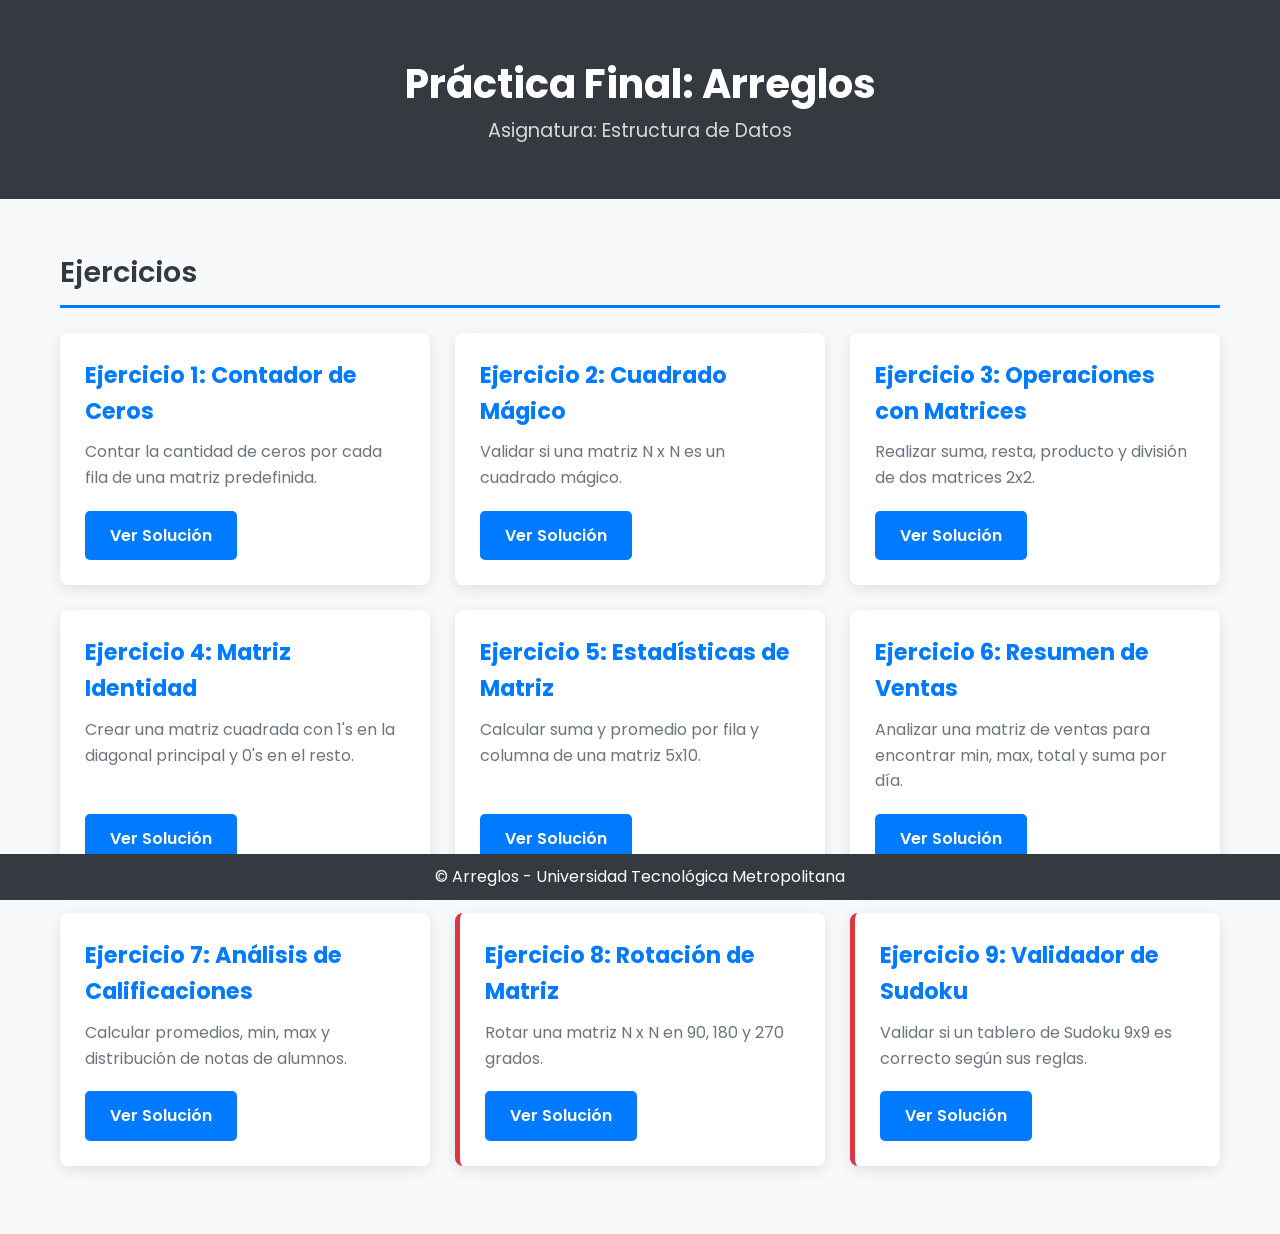
<file: index.html>
<!DOCTYPE html>
<html lang="es">
<head>
    <meta charset="UTF-8">
    <meta name="viewport" content="width=device-width, initial-scale=1.0">
    <title>Proyecto Final - Estructura de Datos</title>
    <link rel="stylesheet" href="styles/style.css">
    <link href="https://fonts.googleapis.com/css2?family=Poppins:wght@400;600;700&display=swap" rel="stylesheet">
</head>
<body>

    <header class="main-header">
        <div class="container">
            <h1>Práctica Final: Arreglos</h1>
            <p class="subtitle">Asignatura: Estructura de Datos</p>
        </div>
    </header>

    <main class="container">
        <section class="team-section">
            <h2>Ejercicios</h2>
            <div class="exercise-grid">
                <div class="card">
                    <h3>Ejercicio 1: Contador de Ceros</h3>
                    <p>Contar la cantidad de ceros por cada fila de una matriz predefinida.</p>
                    <a href="pages/ejercicio1.html" class="btn">Ver Solución</a>
                </div>
                <div class="card">
                    <h3>Ejercicio 2: Cuadrado Mágico</h3>
                    <p>Validar si una matriz N x N es un cuadrado mágico.</p>
                    <a href="pages/ejercicio2.html" class="btn">Ver Solución</a>
                </div>
                <div class="card">
                    <h3>Ejercicio 3: Operaciones con Matrices</h3>
                    <p>Realizar suma, resta, producto y división de dos matrices 2x2.</p>
                    <a href="pages/ejercicio3.html" class="btn">Ver Solución</a>
                </div>
                <div class="card">
                    <h3>Ejercicio 4: Matriz Identidad</h3>
                    <p>Crear una matriz cuadrada con 1's en la diagonal principal y 0's en el resto.</p>
                    <a href="pages/ejercicio4.html" class="btn">Ver Solución</a>
                </div>
                <div class="card">
                    <h3>Ejercicio 5: Estadísticas de Matriz</h3>
                    <p>Calcular suma y promedio por fila y columna de una matriz 5x10.</p>
                    <a href="pages/ejercicio5.html" class="btn">Ver Solución</a>
                </div>
                <div class="card">
                    <h3>Ejercicio 6: Resumen de Ventas</h3>
                    <p>Analizar una matriz de ventas para encontrar min, max, total y suma por día.</p>
                    <a href="pages/ejercicio6.html" class="btn">Ver Solución</a>
                </div>
                <div class="card">
                    <h3>Ejercicio 7: Análisis de Calificaciones</h3>
                    <p>Calcular promedios, min, max y distribución de notas de alumnos.</p>
                    <a href="pages/ejercicio7.html" class="btn">Ver Solución</a>
                </div>
                <div class="card card-hard">
                    <h3>Ejercicio 8: Rotación de Matriz</h3>
                    <p>Rotar una matriz N x N en 90, 180 y 270 grados.</p>
                    <a href="pages/ejercicio8.html" class="btn">Ver Solución</a>
                </div>
                <div class="card card-hard">
                    <h3>Ejercicio 9: Validador de Sudoku</h3>
                    <p>Validar si un tablero de Sudoku 9x9 es correcto según sus reglas.</p>
                    <a href="pages/ejercicio9.html" class="btn">Ver Solución</a>
                </div>
            </div>
        </section>
    </main>

    <footer class="main-footer">
        <p>&copy; Arreglos - Universidad Tecnológica Metropolitana</p>
    </footer>

</body>
</html>
</file>
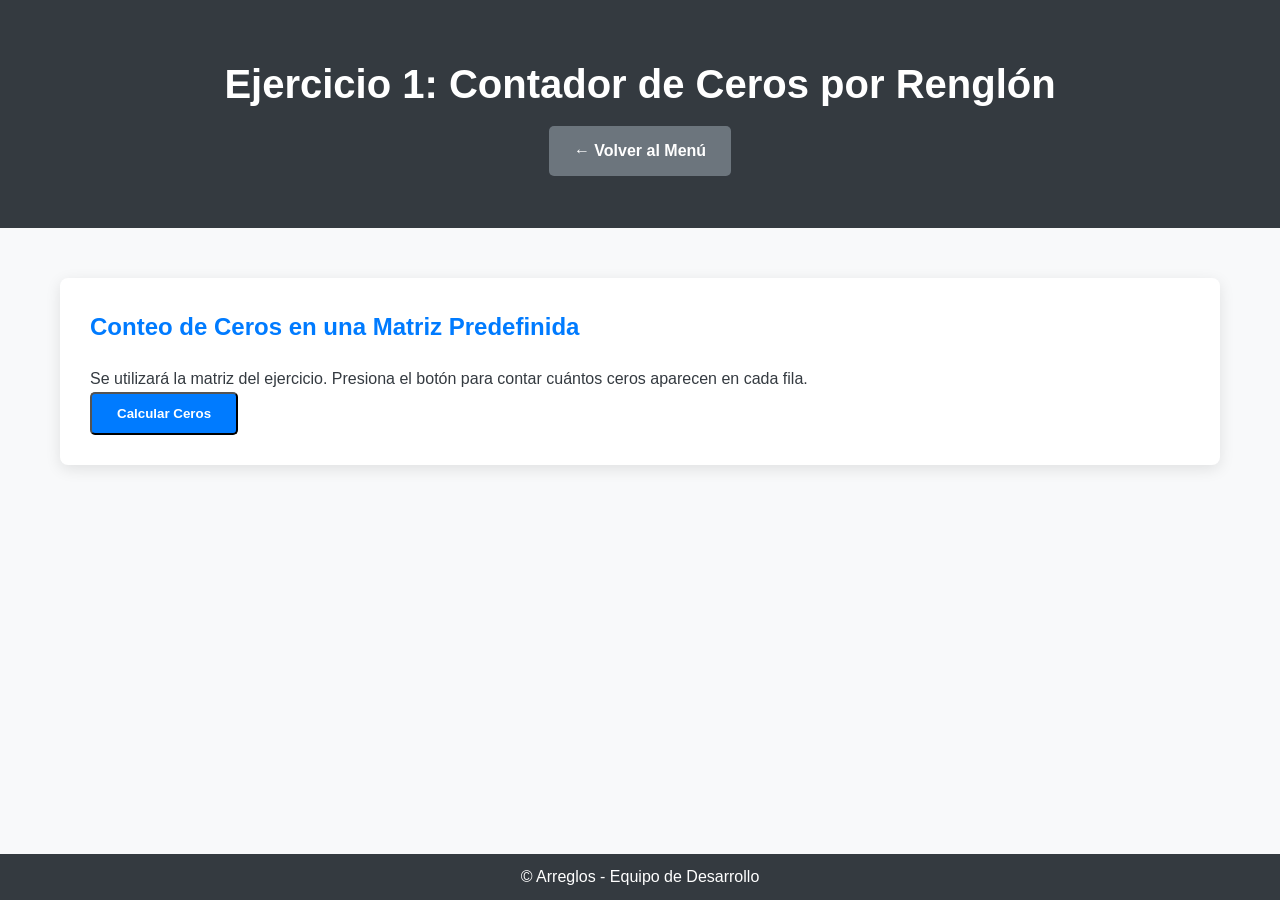
<file: pages/ejercicio1.html>
<!DOCTYPE html>
<html lang="es">
<head>
    <meta charset="UTF-8">
    <meta name="viewport" content="width=device-width, initial-scale=1.0">
    <title>Ejercicio 1 - Contador de Ceros</title>
    <link rel="stylesheet" href="../styles/style.css">
</head>
<body>
    <header class="main-header">
        <div class="container">
            <h1>Ejercicio 1: Contador de Ceros por Renglón</h1>
            <a href="../index.html" class="btn" style="background-color: var(--secondary-color); margin-top: 10px;">&larr; Volver al Menú</a>
        </div>
    </header>

    <main class="container">
        <div class="dashboard">
            <h2>Conteo de Ceros en una Matriz Predefinida</h2>
            <p>Se utilizará la matriz del ejercicio. Presiona el botón para contar cuántos ceros aparecen en cada fila.</p>
            
            <button id="countZerosBtn" class="btn">Calcular Ceros</button>
            
            <div id="resultArea" class="results-area" style="display: none;">
                <h3>Matriz Original:</h3>
                <pre id="matrixOutput"></pre>
                
                <h3 style="margin-top: 20px;">Resultados del Conteo:</h3>
                <ul id="resultsList"></ul>
            </div>
        </div>
    </main>

    <footer class="main-footer">
        <p>&copy; Arreglos - Equipo de Desarrollo</p>
    </footer>
    <script src="../scripts/ejercicio1.js" defer></script>
</body>
</html>
</file>
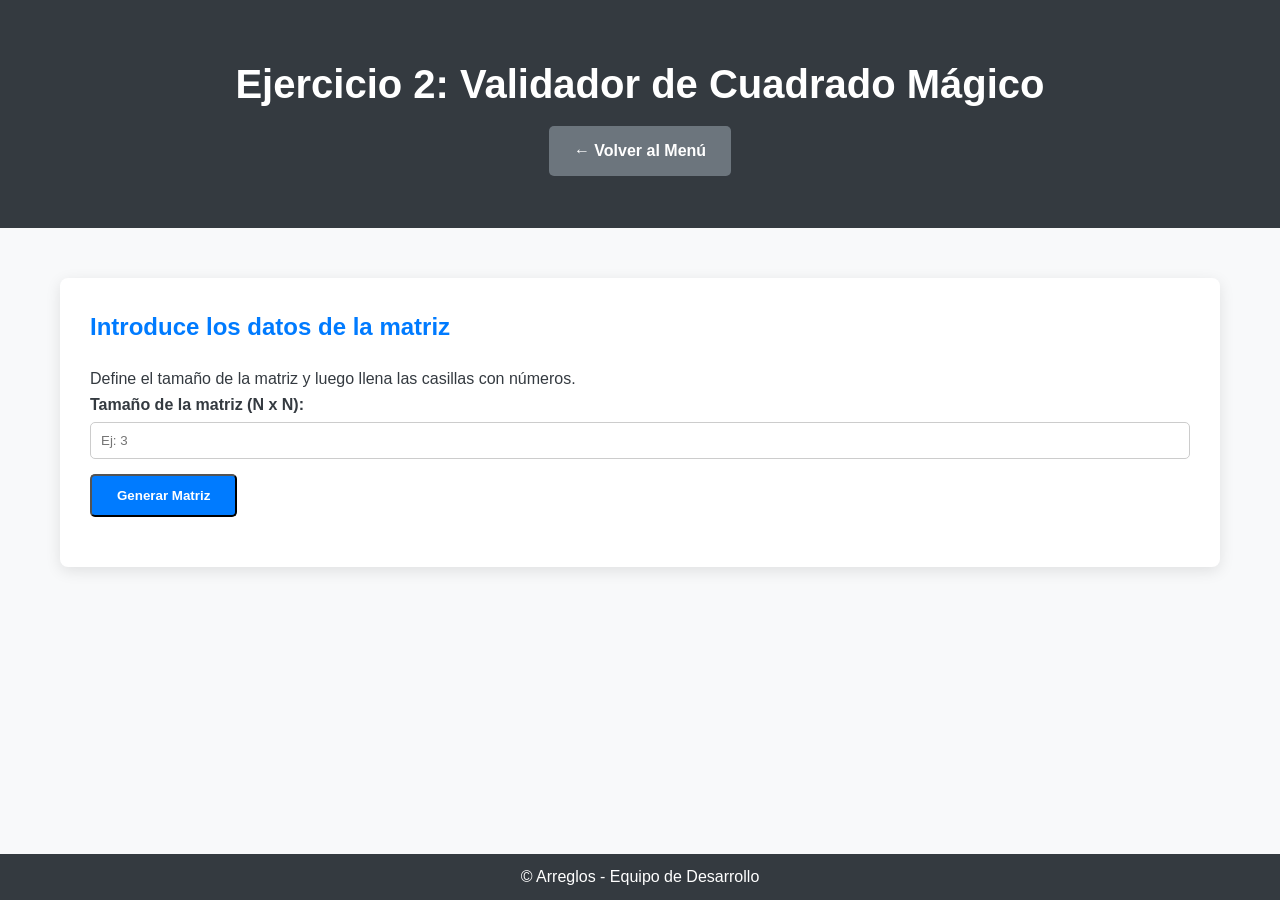
<file: pages/ejercicio2.html>
<!DOCTYPE html>
<html lang="es">
<head>
    <meta charset="UTF-8">
    <meta name="viewport" content="width=device-width, initial-scale=1.0">
    <title>Ejercicio 2 - Cuadrado Mágico</title>
    <!-- Ruta corregida a la hoja de estilos global -->
    <link rel="stylesheet" href="../styles/style.css">
    <style>
        /* Estilos específicos para este dashboard */
        #matrixGrid {
            display: grid;
            gap: 10px;
            margin-top: 20px;
            justify-content: center; /* Centra el grid */
        }
        #matrixGrid input {
            width: 60px;
            height: 60px;
            text-align: center;
            font-size: 1.2rem;
            font-weight: bold;
        }
    </style>
</head>
<body>

    <header class="main-header">
        <div class="container">
            <h1>Ejercicio 2: Validador de Cuadrado Mágico</h1>
            <!-- Ruta corregida para volver al menú principal -->
            <a href="../index.html" class="btn" style="background-color: var(--secondary-color); margin-top: 10px;">&larr; Volver al Menú</a>
        </div>
    </header>

    <main class="container">
        <div class="dashboard">
            <h2>Introduce los datos de la matriz</h2>
            <p>Define el tamaño de la matriz y luego llena las casillas con números.</p>
            
            <div class="form-group">
                <label for="matrixSize">Tamaño de la matriz (N x N):</label>
                <input type="number" id="matrixSize" placeholder="Ej: 3" min="2" class="form-control">
            </div>
            <button id="generateGridBtn" class="btn">Generar Matriz</button>
            
            <!-- El grid de la matriz se generará dinámicamente aquí -->
            <div id="matrixGrid"></div>

            <!-- Contenedor para el botón de validación, se muestra después de generar el grid -->
            <div id="actionContainer" style="display: none; margin-top: 20px;">
                <button id="validateBtn" class="btn">Validar Cuadrado Mágico</button>
            </div>
            
            <!-- Área para mostrar el resultado -->
            <div id="resultArea" class="results-area" style="display: none;">
                <h3>Resultado:</h3>
                <p id="resultText"></p>
            </div>
        </div>
    </main>

    <footer class="main-footer">
        <p>&copy; Arreglos - Equipo de Desarrollo</p>
    </footer>

    <!-- Ruta corregida al script de lógica, con 'defer' para mejor rendimiento -->
    <script src="../scripts/ejercicio2.js" defer></script>
</body>
</html>
</file>
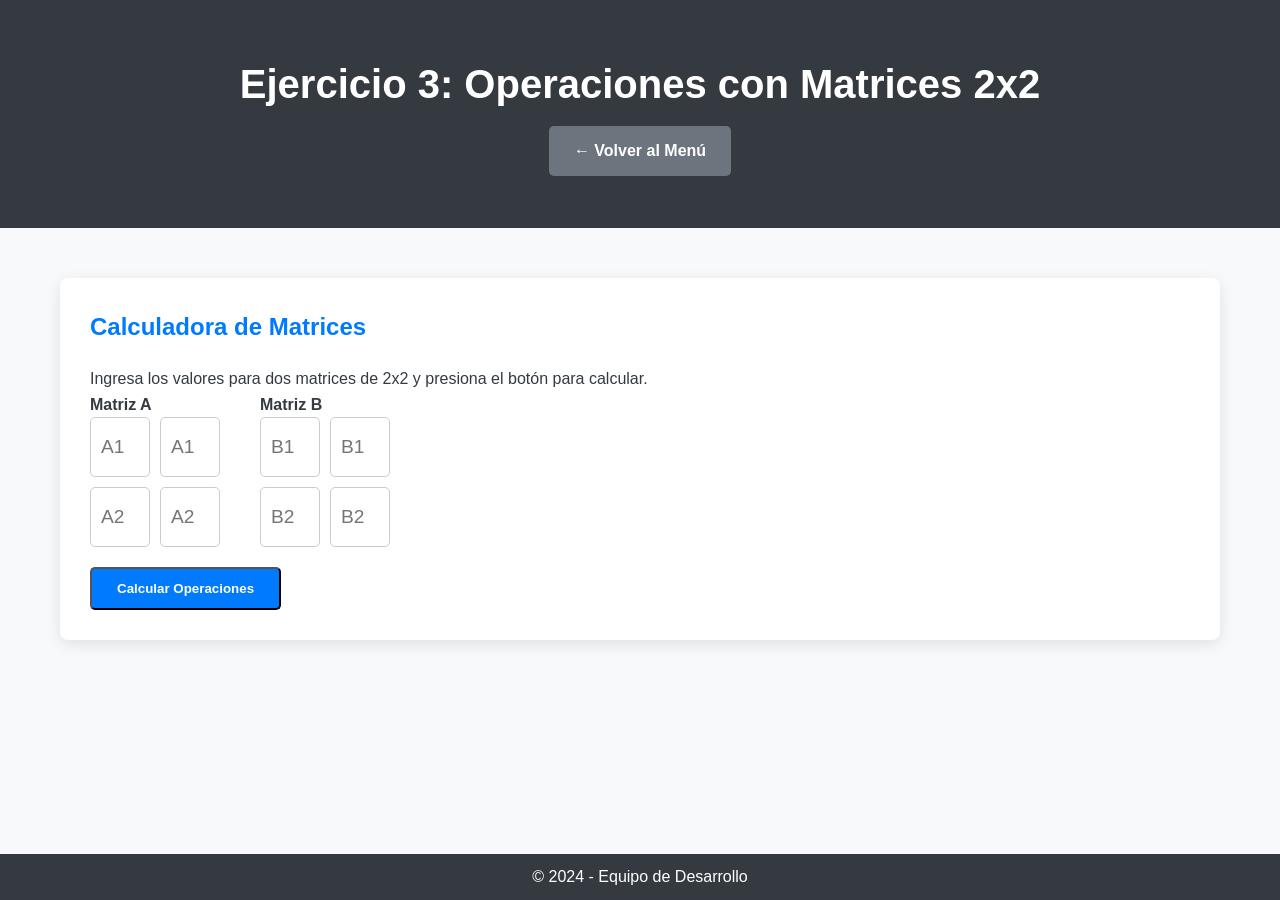
<file: pages/ejercicio3.html>
<!DOCTYPE html>
<html lang="es">
<head>
    <meta charset="UTF-8">
    <meta name="viewport" content="width=device-width, initial-scale=1.0">
    <title>Ejercicio 3 - Operaciones con Matrices</title>
    <link rel="stylesheet" href="../styles/style.css">
    <style>
        .matrices-container {
            display: flex;
            gap: 40px;
            margin-bottom: 20px;
            flex-wrap: wrap;
        }
        .matrix-input-grid {
            display: grid;
            grid-template-columns: repeat(2, 60px);
            gap: 10px;
        }
        .matrix-input-grid input {
            width: 60px;
            height: 60px;
            text-align: center;
            font-size: 1.2rem;
        }
        .results-grid {
            display: grid;
            grid-template-columns: repeat(auto-fit, minmax(200px, 1fr));
            gap: 20px;
        }
    </style>
</head>
<body>
    <header class="main-header">
        <div class="container">
            <h1>Ejercicio 3: Operaciones con Matrices 2x2</h1>
            <a href="../index.html" class="btn" style="background-color: var(--secondary-color); margin-top: 10px;">&larr; Volver al Menú</a>
        </div>
    </header>

    <main class="container">
        <div class="dashboard">
            <h2>Calculadora de Matrices</h2>
            <p>Ingresa los valores para dos matrices de 2x2 y presiona el botón para calcular.</p>
            
            <div class="matrices-container">
                <div>
                    <h4>Matriz A</h4>
                    <div id="matrixA_inputs" class="matrix-input-grid">
                        <!-- VALIDACIÓN: El número debe ser 1 o mayor -->
                        <input type="number" placeholder="A11" min="1"> <input type="number" placeholder="A12" min="1">
                        <input type="number" placeholder="A21" min="1"> <input type="number" placeholder="A22" min="1">
                    </div>
                </div>
                <div>
                    <h4>Matriz B</h4>
                    <div id="matrixB_inputs" class="matrix-input-grid">
                        <!-- VALIDACIÓN: El número debe ser 1 o mayor -->
                        <input type="number" placeholder="B11" min="1"> <input type="number" placeholder="B12" min="1">
                        <input type="number" placeholder="B21" min="1"> <input type="number" placeholder="B22" min="1">
                    </div>
                </div>
            </div>
            
            <button id="calculateOpsBtn" class="btn">Calcular Operaciones</button>

            <div id="resultArea" class="results-area" style="display: none;">
                <h3>Resultados de las Operaciones:</h3>
                <div class="results-grid">
                    <div><h4>Suma:</h4><pre id="sumResult"></pre></div>
                    <div><h4>Resta (A - B):</h4><pre id="subtractionResult"></pre></div>
                    <div><h4>Producto:</h4><pre id="productResult"></pre></div>
                    <div><h4>División (A / B):</h4><pre id="divisionResult"></pre></div>
                </div>
            </div>
        </div>
    </main>

    <footer class="main-footer">
        <p>&copy; 2024 - Equipo de Desarrollo</p>
    </footer>
    <script src="../scripts/ejercicio3.js" defer></script>
</body>
</html>
</file>
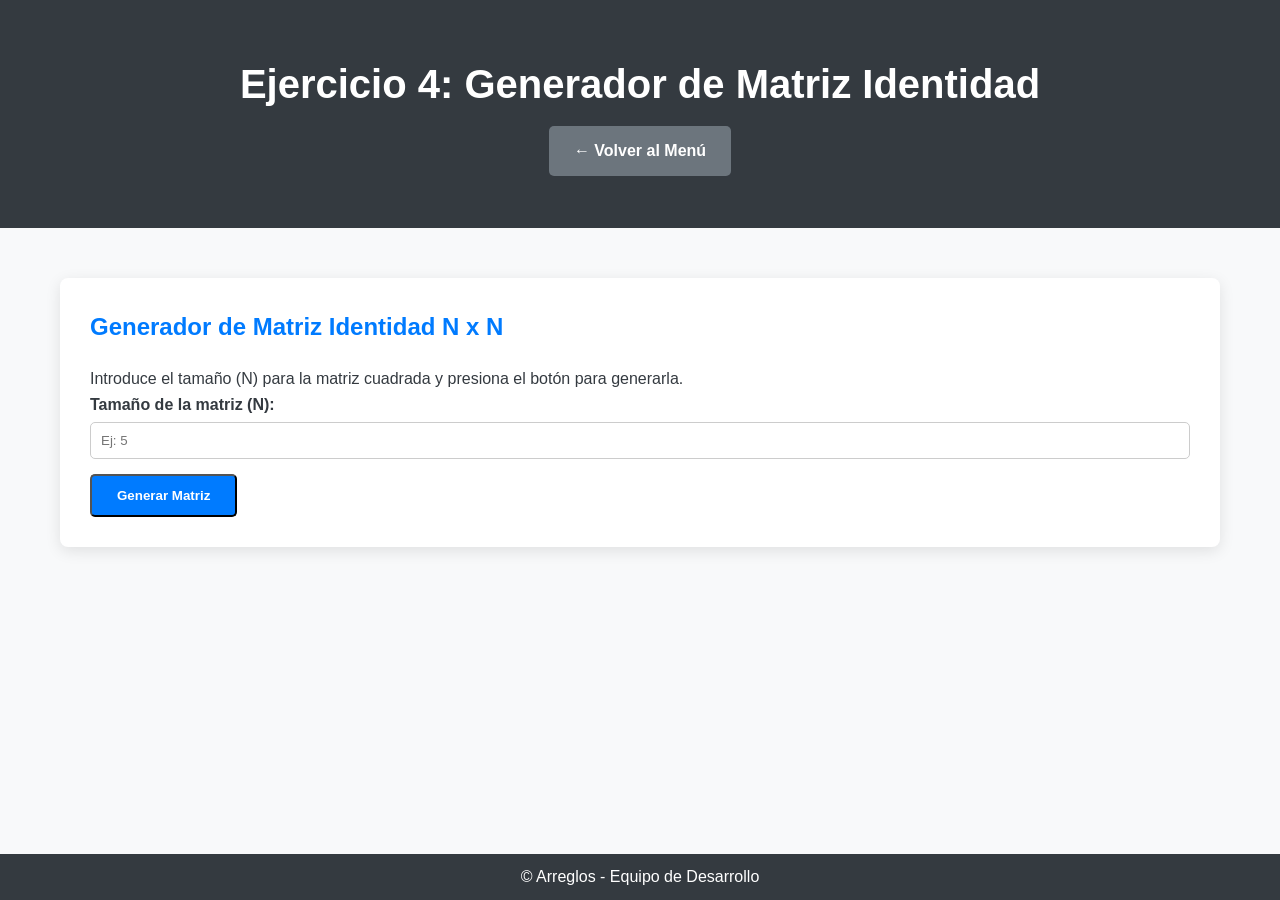
<file: pages/ejercicio4.html>
<!DOCTYPE html>
<html lang="es">
<head>
    <meta charset="UTF-8">
    <meta name="viewport" content="width=device-width, initial-scale=1.0">
    <title>Ejercicio 4 - Matriz Identidad</title>
    <link rel="stylesheet" href="../styles/style.css">
</head>
<body>
    <header class="main-header">
        <div class="container">
            <h1>Ejercicio 4: Generador de Matriz Identidad</h1>
            <a href="../index.html" class="btn" style="background-color: var(--secondary-color); margin-top: 10px;">&larr; Volver al Menú</a>
        </div>
    </header>

    <main class="container">
        <div class="dashboard">
            <h2>Generador de Matriz Identidad N x N</h2>
            <p>Introduce el tamaño (N) para la matriz cuadrada y presiona el botón para generarla.</p>
            
            <div class="form-group">
                <label for="identityMatrixSize">Tamaño de la matriz (N):</label>
                <input type="number" id="identityMatrixSize" placeholder="Ej: 5" min="1" max="20">
            </div>
            
            <button id="generateIdentityBtn" class="btn">Generar Matriz</button>
            
            <div id="resultArea" class="results-area" style="display: none;">
                <h3>Matriz Identidad Generada:</h3>
                <pre id="identityMatrixOutput"></pre>
            </div>
        </div>
    </main>

    <footer class="main-footer">
        <p>&copy; Arreglos - Equipo de Desarrollo</p>
    </footer>
    <script src="../scripts/ejercicio4.js" defer></script>
</body>
</html>
</file>
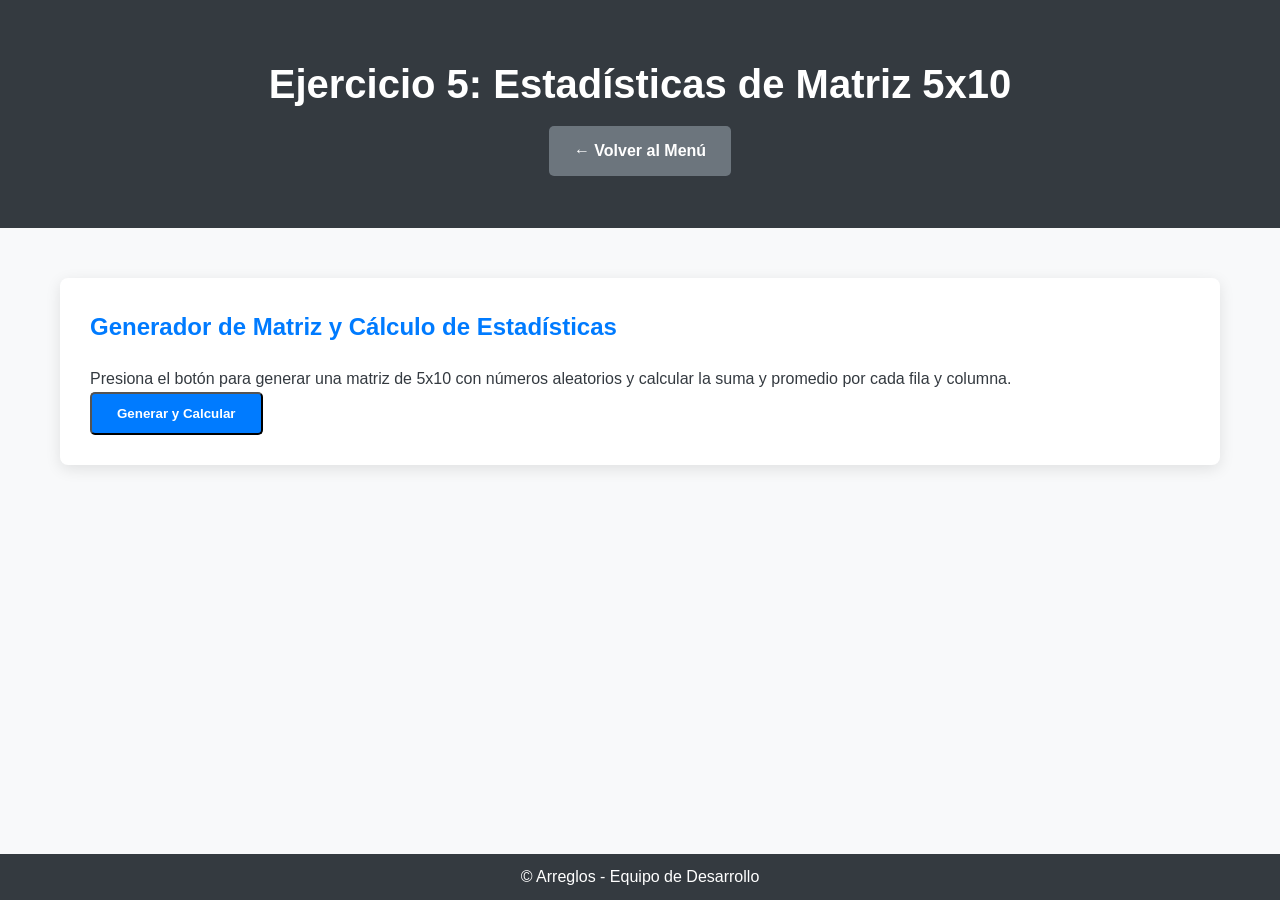
<file: pages/ejercicio5.html>
<!DOCTYPE html>
<html lang="es">
<head>
    <meta charset="UTF-8">
    <meta name="viewport" content="width=device-width, initial-scale=1.0">
    <title>Ejercicio 5 - Estadísticas de Matriz</title>
    <link rel="stylesheet" href="../styles/style.css">
    <style>
        .results-grid {
            display: flex;
            align-items: flex-start;
            gap: 20px;
            margin-top: 20px;
            flex-wrap: wrap;
        }
        .matrix-container {
            flex-grow: 1;
        }
        .side-arrays {
            display: flex;
            gap: 15px;
        }
        .bottom-arrays pre {
            margin-top: 10px;
        }
    </style>
</head>
<body>
    <header class="main-header">
        <div class="container">
            <h1>Ejercicio 5: Estadísticas de Matriz 5x10</h1>
            <a href="../index.html" class="btn" style="background-color: var(--secondary-color); margin-top: 10px;">&larr; Volver al Menú</a>
        </div>
    </header>

    <main class="container">
        <div class="dashboard">
            <h2>Generador de Matriz y Cálculo de Estadísticas</h2>
            <p>Presiona el botón para generar una matriz de 5x10 con números aleatorios y calcular la suma y promedio por cada fila y columna.</p>
            
            <button id="calculateBtn" class="btn">Generar y Calcular</button>
            
            <div id="resultArea" class="results-area" style="display: none;">
                <h3>Resultados:</h3>
                <div class="results-grid">
                    <div class="matrix-container">
                        <h4>Matriz Generada:</h4>
                        <pre id="matrixOutput"></pre>
                    </div>
                    <div class="side-arrays">
                        <div>
                            <h4>Suma Fila (A)</h4>
                            <pre id="arrayAOutput"></pre>
                        </div>
                        <div>
                            <h4>Prom Fila (B)</h4>
                            <pre id="arrayBOutput"></pre>
                        </div>
                    </div>
                </div>
                <div class="bottom-arrays">
                    <h4>Suma Columna (C):</h4>
                    <pre id="arrayCOutput"></pre>
                    <h4>Promedio Columna (D):</h4>
                    <pre id="arrayDOutput"></pre>
                </div>
            </div>
        </div>
    </main>

    <footer class="main-footer">
        <p>&copy; Arreglos - Equipo de Desarrollo</p>
    </footer>
    <script src="../scripts/ejercicio5.js" defer></script>
</body>
</html>
</file>
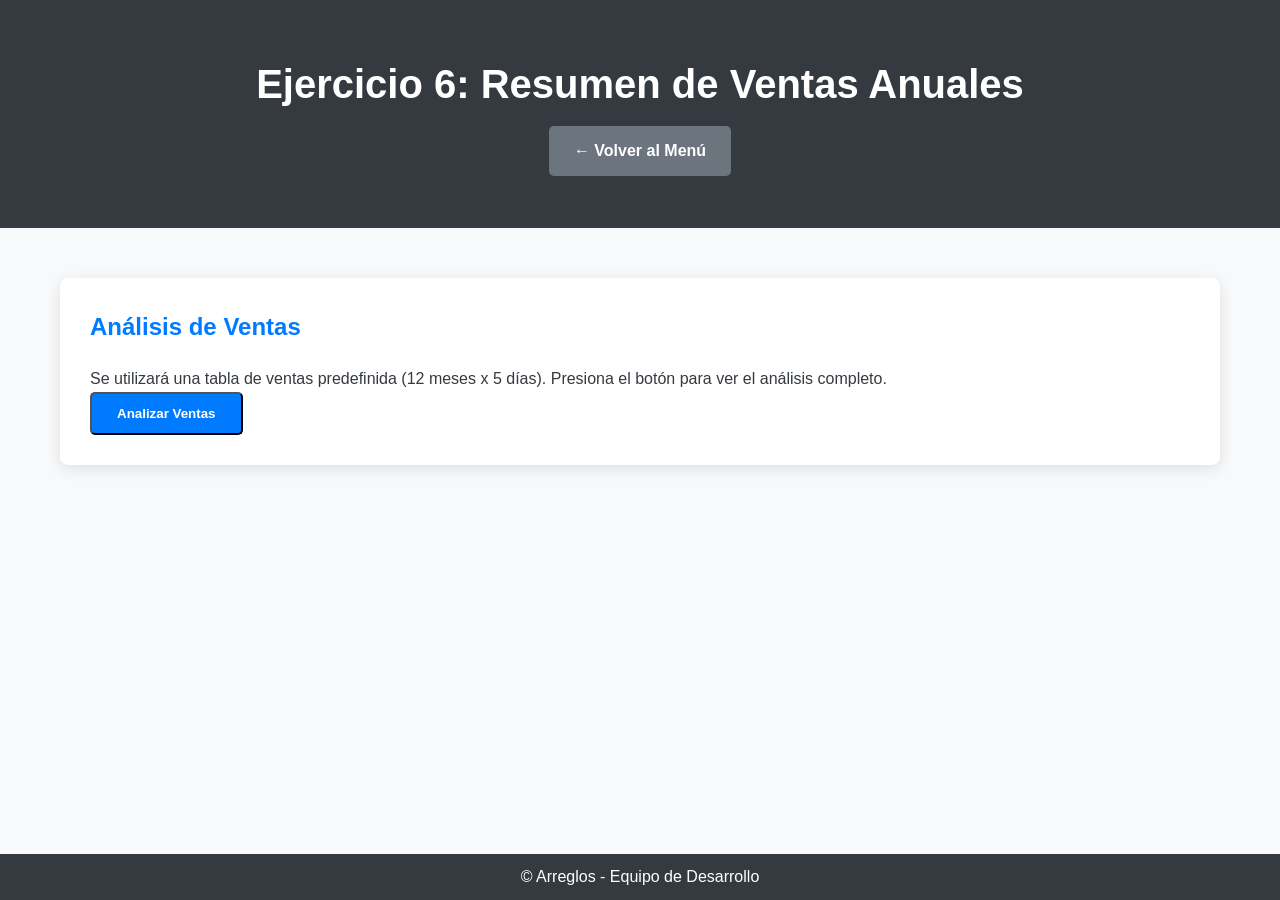
<file: pages/ejercicio6.html>
<!DOCTYPE html>
<html lang="es">
<head>
    <meta charset="UTF-8">
    <meta name="viewport" content="width=device-width, initial-scale=1.0">
    <title>Ejercicio 6 - Resumen de Ventas</title>
    <link rel="stylesheet" href="../styles/style.css">
    <style>
        .analysis-item {
            font-size: 1.1rem;
            margin-bottom: 10px;
        }
        .analysis-item strong {
            color: var(--primary-color);
        }
    </style>
</head>
<body>
    <header class="main-header">
        <div class="container">
            <h1>Ejercicio 6: Resumen de Ventas Anuales</h1>
            <a href="../index.html" class="btn" style="background-color: var(--secondary-color); margin-top: 10px;">&larr; Volver al Menú</a>
        </div>
    </header>

    <main class="container">
        <div class="dashboard">
            <h2>Análisis de Ventas</h2>
            <p>Se utilizará una tabla de ventas predefinida (12 meses x 5 días). Presiona el botón para ver el análisis completo.</p>
            
            <button id="analyzeSalesBtn" class="btn">Analizar Ventas</button>
            
            <div id="resultArea" class="results-area" style="display: none;">
                <h3>Tabla de Ventas (Meses vs Días):</h3>
                <pre id="salesMatrixOutput"></pre>
                
                <h3 style="margin-top: 20px;">Análisis de Resultados:</h3>
                <div id="analysisResults">
                    <p class="analysis-item" id="minSaleResult"></p>
                    <p class="analysis-item" id="maxSaleResult"></p>
                    <p class="analysis-item" id="totalSaleResult"></p>
                    
                    <h4>Ventas Totales por Día de la Semana:</h4>
                    <ul id="dailySalesList"></ul>
                </div>
            </div>
        </div>
    </main>

    <footer class="main-footer">
        <p>&copy; Arreglos - Equipo de Desarrollo</p>
    </footer>
    <script src="../scripts/ejercicio6.js" defer></script>
</body>
</html>
</file>
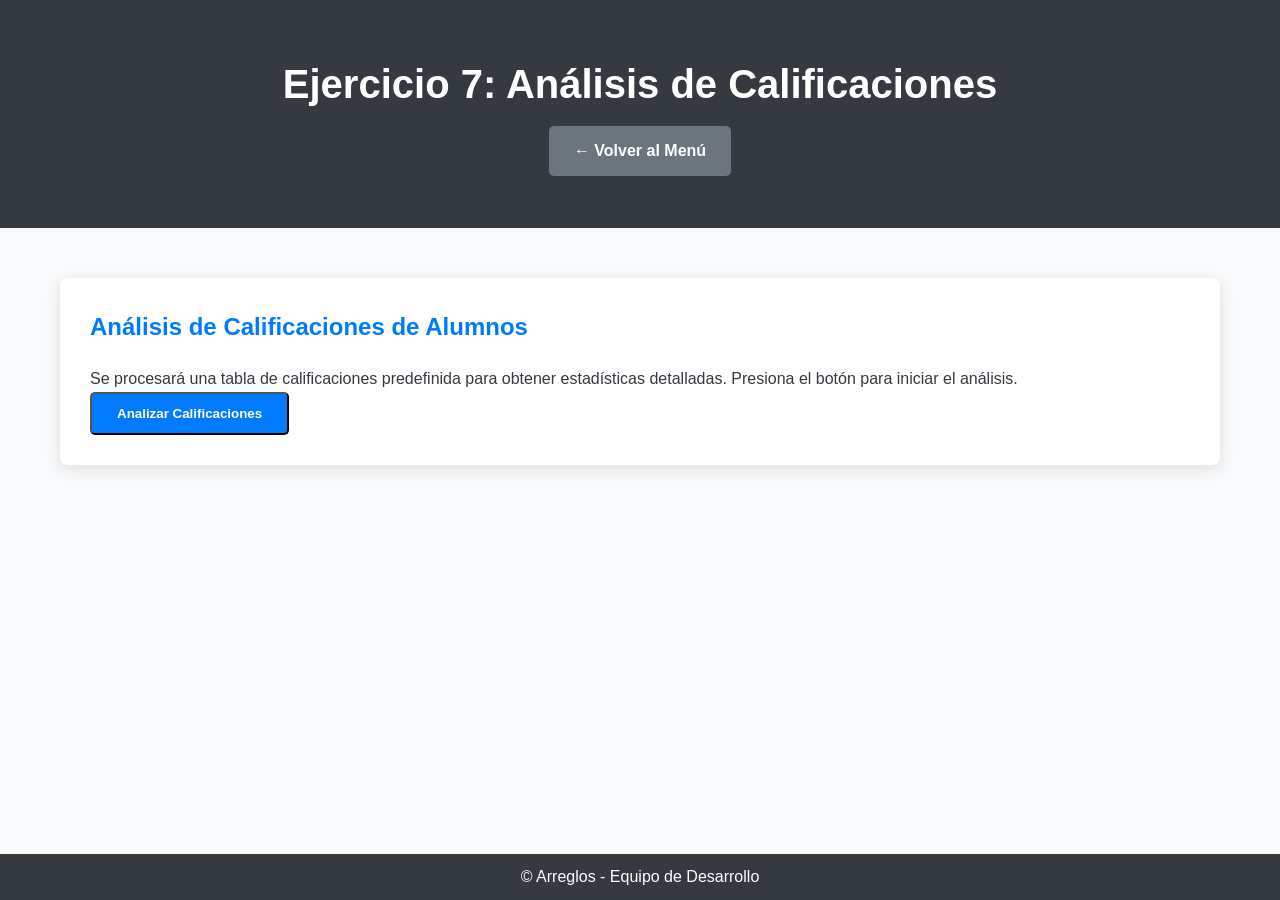
<file: pages/ejercicio7.html>
<!DOCTYPE html>
<html lang="es">
<head>
    <meta charset="UTF-8">
    <meta name="viewport" content="width=device-width, initial-scale=1.0">
    <title>Ejercicio 7 - Análisis de Calificaciones</title>
    <link rel="stylesheet" href="../styles/style.css">
    <style>
        .results-container {
            display: grid;
            grid-template-columns: 1fr 1fr;
            gap: 30px;
        }
        @media (max-width: 768px) {
            .results-container {
                grid-template-columns: 1fr;
            }
        }
    </style>
</head>
<body>
    <header class="main-header">
        <div class="container">
            <h1>Ejercicio 7: Análisis de Calificaciones</h1>
            <a href="../index.html" class="btn" style="background-color: var(--secondary-color); margin-top: 10px;">&larr; Volver al Menú</a>
        </div>
    </header>

    <main class="container">
        <div class="dashboard">
            <h2>Análisis de Calificaciones de Alumnos</h2>
            <p>Se procesará una tabla de calificaciones predefinida para obtener estadísticas detalladas. Presiona el botón para iniciar el análisis.</p>
            
            <button id="analyzeGradesBtn" class="btn">Analizar Calificaciones</button>

            <div id="resultArea" class="results-area" style="display: none;">
                <h3>Tabla de Calificaciones (Alumnos vs Parciales):</h3>
                <pre id="gradesMatrixOutput"></pre>

                <div class="results-container">
                    <div>
                        <h4 style="margin-top: 20px;">Promedio por Alumno:</h4>
                        <ul id="studentAveragesList"></ul>
                    </div>
                    <div>
                        <h4 style="margin-top: 20px;">Estadísticas Generales:</h4>
                        <p id="highestAverage"></p>
                        <p id="lowestAverage"></p>
                        <p id="failingGradesCount"></p>

                        <h4 style="margin-top: 20px;">Distribución de Promedios Finales:</h4>
                        <ul id="gradeDistributionList"></ul>
                    </div>
                </div>
            </div>
        </div>
    </main>

    <footer class="main-footer">
        <p>&copy; Arreglos - Equipo de Desarrollo</p>
    </footer>
    <script src="../scripts/ejercicio7.js" defer></script>
</body>
</html>
</file>
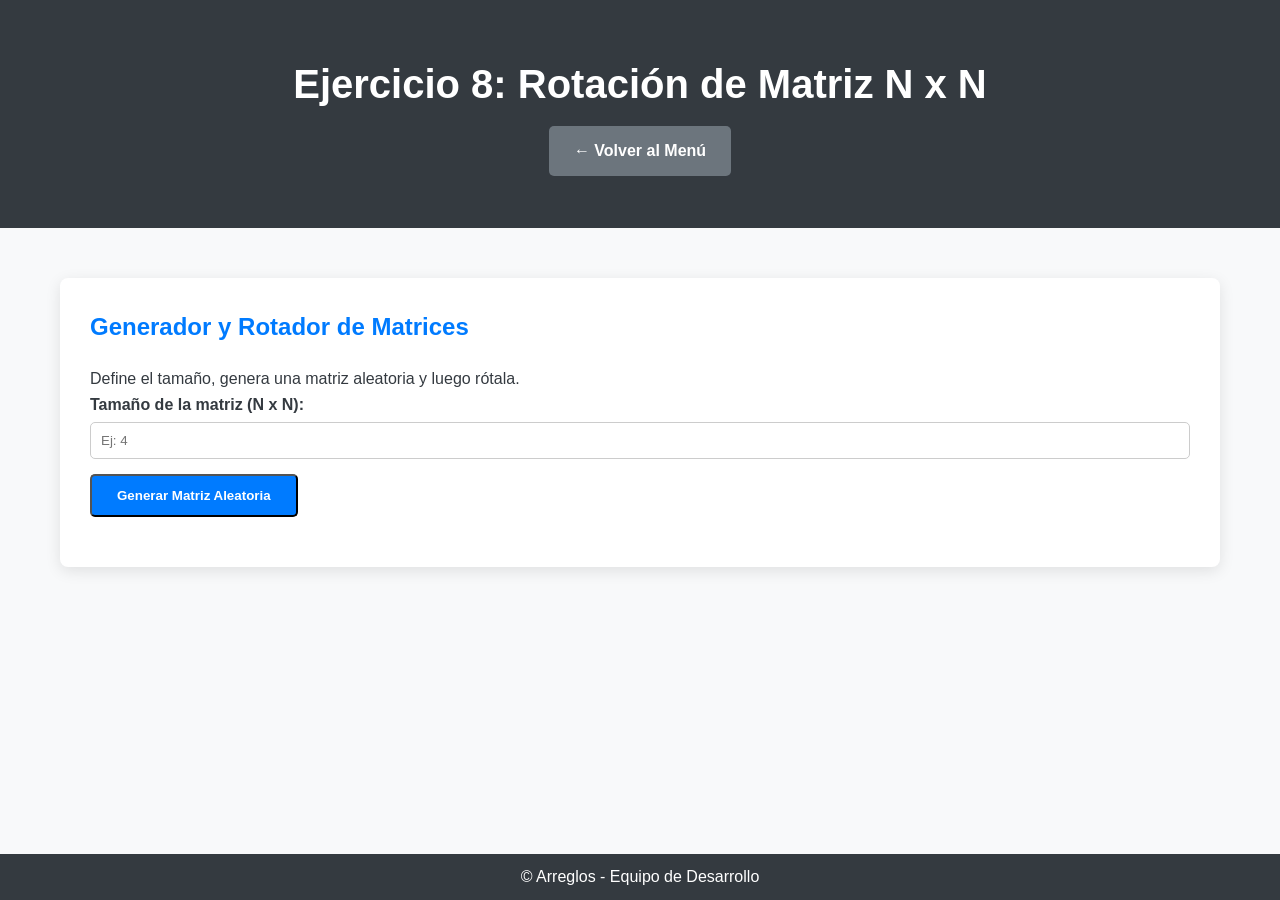
<file: pages/ejercicio8.html>
<!DOCTYPE html>
<html lang="es">
<head>
    <meta charset="UTF-8">
    <meta name="viewport" content="width=device-width, initial-scale=1.0">
    <title>Ejercicio 8 - Rotación de Matriz</title>
    <!-- Ruta corregida a la hoja de estilos global -->
    <link rel="stylesheet" href="../styles/style.css">
    <style>
        /* Estilos específicos para este dashboard */
        .matrix-display-container {
            display: flex;
            gap: 30px;
            margin-top: 20px;
            flex-wrap: wrap; /* Para que sea responsive en pantallas pequeñas */
        }
        .matrix-display {
            flex: 1;
            min-width: 300px;
        }
        #rotationControls button {
            margin-right: 10px;
            margin-top: 10px;
        }
    </style>
</head>
<body>
    <header class="main-header">
        <div class="container">
            <h1>Ejercicio 8: Rotación de Matriz N x N</h1>
            <!-- Ruta corregida para volver al menú principal -->
            <a href="../index.html" class="btn" style="background-color: var(--secondary-color); margin-top: 10px;">&larr; Volver al Menú</a>
        </div>
    </header>

    <main class="container">
        <div class="dashboard">
            <h2>Generador y Rotador de Matrices</h2>
            <p>Define el tamaño, genera una matriz aleatoria y luego rótala.</p>

            <div class="form-group">
                <label for="rotationMatrixSize">Tamaño de la matriz (N x N):</label>
                <input type="number" id="rotationMatrixSize" placeholder="Ej: 4" min="2">
            </div>
            <button id="generateRotationMatrixBtn" class="btn">Generar Matriz Aleatoria</button>

            <div id="rotationControls" style="display: none; margin-top: 20px;">
                <h3>Controles de Rotación:</h3>
                <button id="rotate90Btn" class="btn">Rotar 90°</button>
                <button id="rotate180Btn" class="btn">Rotar 180°</button>
                <button id="rotate270Btn" class="btn">Rotar 270°</button>
                <button id="resetBtn" class="btn" style="background-color: var(--secondary-color);">Reset</button>
            </div>
            
            <div class="matrix-display-container">
                <div id="originalMatrixDisplay" class="matrix-display" style="display: none;">
                    <h3>Matriz Original:</h3>
                    <pre id="originalMatrixOutput"></pre>
                </div>
                <div id="rotatedMatrixDisplay" class="matrix-display" style="display: none;">
                    <h3>Matriz Rotada:</h3>
                    <pre id="rotatedMatrixOutput"></pre>
                </div>
            </div>
        </div>
    </main>

    <footer class="main-footer">
        <p>&copy; Arreglos - Equipo de Desarrollo</p>
    </footer>

    <!-- Ruta corregida al script de lógica, con 'defer' -->
    <script src="../scripts/ejercicio8.js" defer></script>
</body>
</html>
</file>
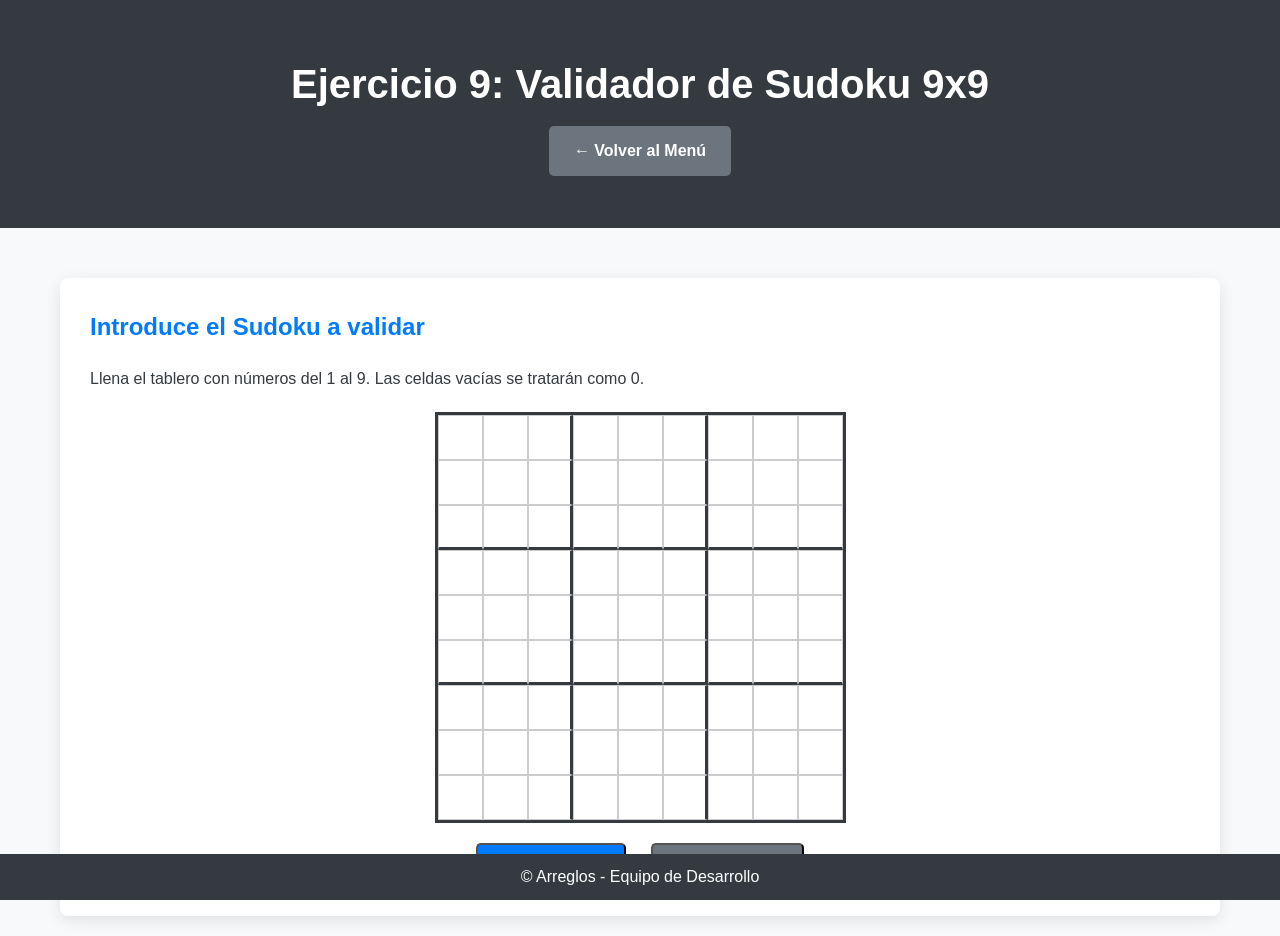
<file: pages/ejercicio9.html>
<!DOCTYPE html>
<html lang="es">
<head>
    <meta charset="UTF-8">
    <meta name="viewport" content="width=device-width, initial-scale=1.0">
    <title>Ejercicio 9 - Validador de Sudoku</title>
    <!-- Ruta corregida a la hoja de estilos global -->
    <link rel="stylesheet" href="../styles/style.css">
    <style>
        /* Estilos específicos para este dashboard */
        .sudoku-grid {
            display: grid;
            grid-template-columns: repeat(9, 1fr);
            width: fit-content;
            margin: 20px auto;
            border: 3px solid #343a40;
        }
        .sudoku-grid input {
            width: clamp(35px, 5vw, 45px); /* Ancho responsive */
            height: clamp(35px, 5vw, 45px); /* Alto responsive */
            text-align: center;
            font-size: 1.5rem;
            border: 1px solid #ccc;
            border-radius: 0;
            -moz-appearance: textfield; /* Oculta flechas en Firefox */
        }
        .sudoku-grid input::-webkit-outer-spin-button,
        .sudoku-grid input::-webkit-inner-spin-button {
            -webkit-appearance: none; /* Oculta flechas en Chrome/Safari */
            margin: 0;
        }
        .sudoku-actions {
            text-align: center;
            margin-top: 20px;
        }
        .sudoku-actions button {
            margin: 0 10px;
        }
    </style>
</head>
<body>
    <header class="main-header">
        <div class="container">
            <h1>Ejercicio 9: Validador de Sudoku 9x9</h1>
            <!-- Ruta corregida para volver al menú principal -->
            <a href="../index.html" class="btn" style="background-color: var(--secondary-color); margin-top: 10px;">&larr; Volver al Menú</a>
        </div>
    </header>

    <main class="container">
        <div class="dashboard">
            <h2>Introduce el Sudoku a validar</h2>
            <p>Llena el tablero con números del 1 al 9. Las celdas vacías se tratarán como 0.</p>

            <!-- El tablero de Sudoku se generará dinámicamente aquí -->
            <div id="sudokuGrid" class="sudoku-grid"></div>

            <div class="sudoku-actions">
                <button id="validateSudokuBtn" class="btn">Validar Sudoku</button>
                <button id="clearSudokuBtn" class="btn" style="background-color: var(--secondary-color);">Limpiar Tablero</button>
            </div>

            <!-- Área para mostrar el resultado de la validación -->
            <div id="sudokuResult" class="results-area" style="display: none;">
                <h3>Resultado de la Validación:</h3>
                <p id="sudokuResultText"></p>
            </div>
        </div>
    </main>

    <footer class="main-footer">
        <p>&copy; Arreglos - Equipo de Desarrollo</p>
    </footer>

    <!-- Ruta corregida al script de lógica, con 'defer' -->
    <script src="../scripts/ejercicio9.js" defer></script>
</body>
</html>
</file>
<file: styles/style.css>
/* --- ESTILOS GLOBALES --- */
:root {
    --primary-color: #007bff; /* Azul primario */
    --primary-hover: #0056b3; /* Azul más oscuro */
    --secondary-color: #6c757d; /* Gris secundario */
    --background-color: #f8f9fa; /* Fondo claro */
    --card-bg-color: #ffffff; /* Fondo de las tarjetas */
    --text-color: #343a40; /* Texto principal oscuro */
    --header-bg: #343a40; /* Fondo del encabezado */
    --header-text: #ffffff; /* Texto del encabezado */
    --border-radius: 8px; /* Bordes redondeados */
    --shadow: 0 4px 15px rgba(0, 0, 0, 0.1); /* Sombra suave */
}

/* Reseteo básico y configuración de fuente */
* {
    box-sizing: border-box;
    margin: 0;
    padding: 0;
}

body {
    font-family: 'Poppins', sans-serif;
    background-color: var(--background-color);
    color: var(--text-color);
    line-height: 1.6;
}

.container {
    max-width: 1200px;
    margin: 0 auto;
    padding: 20px;
}

/* --- ENCABEZADO Y PIE DE PÁGINA --- */
.main-header {
    background-color: var(--header-bg);
    color: var(--header-text);
    padding: 2rem 0;
    text-align: center;
    margin-bottom: 30px;
}

.main-header h1 {
    font-size: 2.5rem;
    font-weight: 700;
}

.main-header .subtitle {
    font-size: 1.2rem;
    opacity: 0.8;
}

.main-footer {
    background-color: var(--header-bg);
    color: var(--header-text);
    text-align: center;
    padding: 1.5rem 0;
    margin-top: 40px;
    position: fixed;
    left: 0;
    bottom: 0;
    width: 100%;
    background: #343a40;
    color: #fff;
    text-align: center;
    padding: 10px 0;
    z-index: 100;
}

/* --- ESTILOS PARA LA PÁGINA PRINCIPAL (INDEX) --- */
.team-section {
    margin-bottom: 3rem;
}

.team-section h2 {
    font-size: 1.8rem;
    font-weight: 600;
    border-bottom: 3px solid var(--primary-color);
    padding-bottom: 10px;
    margin-bottom: 25px;
}

.exercise-grid {
    display: grid;
    grid-template-columns: repeat(auto-fit, minmax(320px, 1fr));
    gap: 25px;
}

.card {
    background-color: var(--card-bg-color);
    border-radius: var(--border-radius);
    box-shadow: var(--shadow);
    padding: 25px;
    display: flex;
    flex-direction: column;
    transition: transform 0.2s ease-in-out, box-shadow 0.2s ease-in-out;
}

.card:hover {
    transform: translateY(-5px);
    box-shadow: 0 8px 20px rgba(0, 0, 0, 0.15);
}

/* Para destacar los ejercicios más difíciles */
.card.card-hard {
    border-left: 5px solid #dc3545; /* Borde rojo para dificultad alta */
}

.card h3 {
    font-size: 1.4rem;
    margin-bottom: 10px;
    color: var(--primary-color);
}

.card p {
    flex-grow: 1; /* Empuja el botón hacia abajo */
    margin-bottom: 20px;
    color: var(--secondary-color);
}

/* --- COMPONENTES REUTILIZABLES (PARA LAS PÁGINAS DE EJERCICIOS) --- */
.btn {
    display: inline-block;
    background-color: var(--primary-color);
    color: #fff;
    padding: 12px 25px;
    text-decoration: none;
    border-radius: 5px;
    text-align: center;
    font-weight: 600;
    transition: background-color 0.2s ease;
    align-self: flex-start; /* Alinea el botón al inicio de la tarjeta */
}

.btn:hover {
    background-color: var(--primary-hover);
}

/* Estilos para los dashboards de cada ejercicio */
.dashboard {
    background-color: var(--card-bg-color);
    padding: 30px;
    border-radius: var(--border-radius);
    box-shadow: var(--shadow);
}

.dashboard h2 {
    margin-bottom: 20px;
    color: var(--primary-color);
}

/* Formularios y entradas */
.form-group {
    margin-bottom: 15px;
}

.form-group label {
    display: block;
    margin-bottom: 5px;
    font-weight: 600;
}

input[type="text"],
input[type="number"],
textarea {
    width: 100%;
    padding: 10px;
    border: 1px solid #ccc;
    border-radius: 5px;
    font-family: 'Poppins', sans-serif;
}

textarea {
    resize: vertical;
}

/* Resultados y salidas */
.results-area {
    margin-top: 25px;
    padding: 20px;
    background-color: #e9ecef;
    border-left: 5px solid var(--primary-color);
    border-radius: 5px;
}

.results-area h3 {
    margin-bottom: 15px;
}

pre {
    background-color: #343a40;
    color: #f8f9fa;
    padding: 15px;
    border-radius: 5px;
    white-space: pre-wrap; /* Para que el texto no se desborde */
    word-wrap: break-word;
}
</file>
